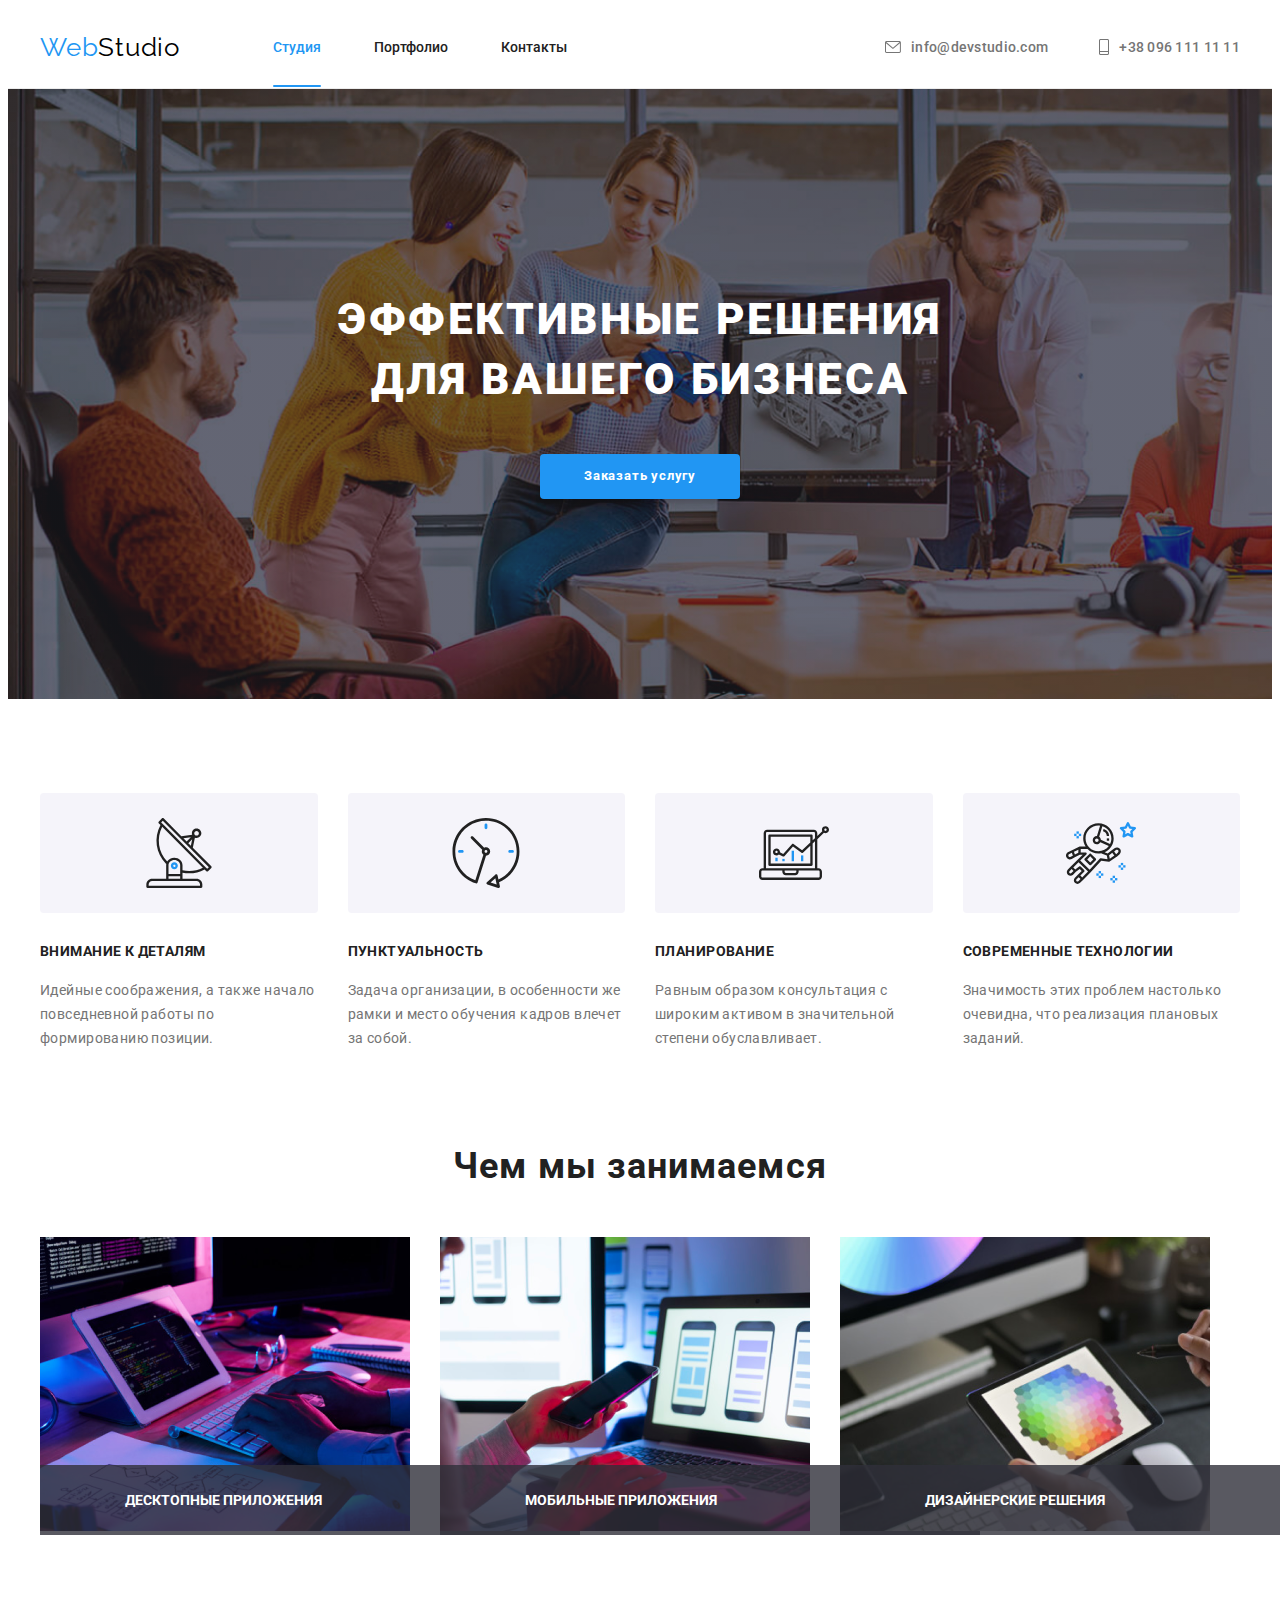
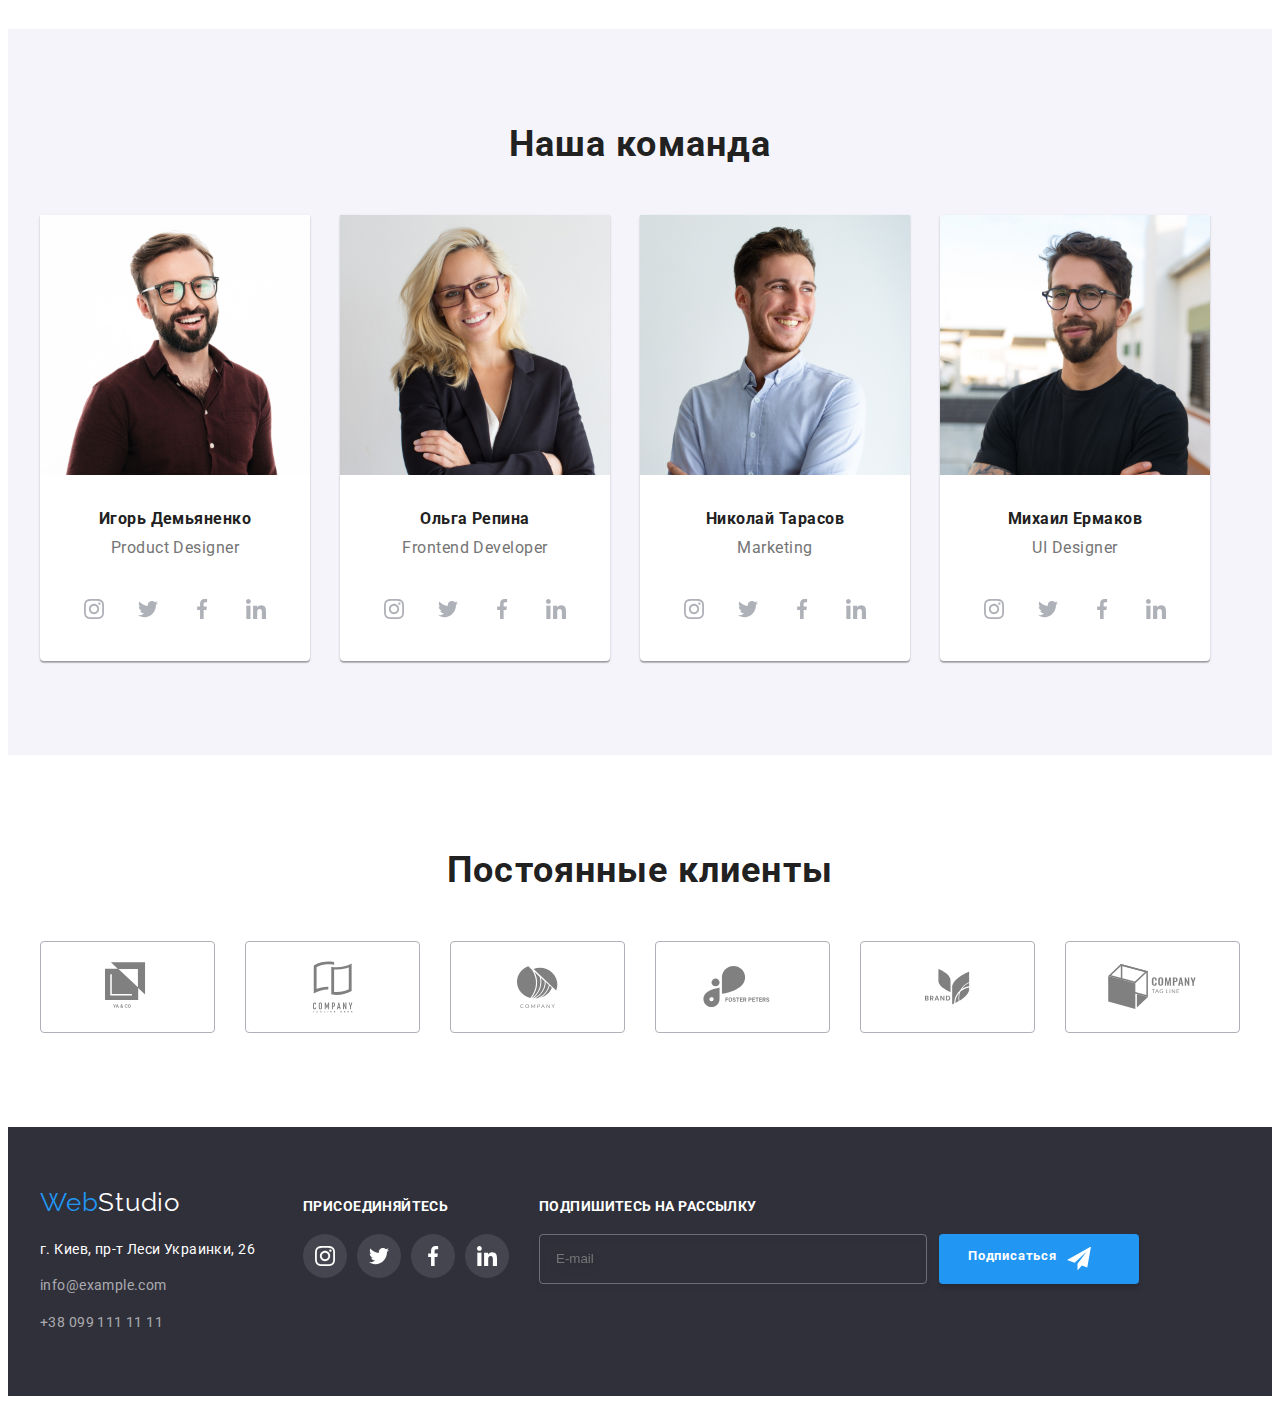
<file: index.html>
<!DOCTYPE html>
<html lang="ru">
  <head>
    <meta charset="UTF-8" />
    <meta name="viewport" content="width=device-width, initial-scale=1.0" />
    <title>Студия</title>
    <link rel="preconnect" href="https://fonts.gstatic.com" />
    <link
      href="https://fonts.googleapis.com/css2?family=Oleo+Script&family=Raleway:wght@700&family=Roboto:wght@400;500;700;900&display=swap"
      rel="stylesheet"
    />
    <link
      rel="stylesheet"
      href="https://cdnjs.cloudflare.com/ajax/libs/modern-normalize/1.0.0/modern-normalize.min.css"
      integrity="sha512-ISS7cAi1PEhQ8jnbJpJZMd29NlhNj4AWYyLOSp2CE/CsHxTCu+r+t0D2yoJudVrd0/8fTVPUVDzY5Tvli75u/g=="
      crossorigin="anonymous"
    />
    <link rel="stylesheet" href="./css/main.min.css" />
  </head>

  <body>
    <!-- Шапка сайта -->

    <header class="header">
      <div class="container">
        <nav class="navigation">
          <a class="logotype-link link" href="./index.html">Web<span class="logotype-accent">Studio</span> </a>
          <!-- <a class="logotype-link link" href="./">
            <svg class="logotype-svg" width="145" height="31">
              <use href="./images/icons/sprite.svg#icon-WebStudio"></use>
            </svg>
          </a> -->

          <ul class="navigation-list list">
            <li class="navigation-list-item">
              <a href="./index.html" class="navigation-list-link currentLink link">Студия</a>
            </li>
            <li class="navigation-list-item">
              <a href="./portfolio.html" class="navigation-list-link link">Портфолио</a>
            </li>
            <li class="navigation-list-item"><a href="#footer" class="navigation-list-link link">Контакты</a></li>
          </ul>
        </nav>

        <ul class="contacts-list list">
          <li class="contacts-list-item">
            <a class="link" href="mailto:info@devstudio.com">
              <svg class="contacts-list-icon" width="16" height="12">
                <use class="link" href="./images/icons/sprite.svg#icon-mail"></use>
              </svg>
              info@devstudio.com
            </a>
          </li>

          <li class="contacts-list-item">
            <a class="link" href="tel:+380961111111">
              <svg class="contacts-list-icon" width="10" height="16">
                <use class="link" href="./images/icons/sprite.svg#icon-tel"></use>
              </svg>
              +38 096 111 11 11</a
            >
          </li>
        </ul>
      </div>
    </header>

    <main>
      <!-- Hero -->

      <section class="hero">
        <div class="container">
          <div class="hero-main-page">
            <h1 class="hero-title">Эффективные решения для вашего бизнеса</h1>
            <button class="hero-button-background" data-modal-open type="button">Заказать услугу</button>
          </div>
        </div>
      </section>

      <!-- Advantages -->

      <section class="advantages">
        <div class="container">
          <h2 class="section-title visually-hidden">Преимущества</h2>
          <ul class="advantages-list list">
            <li class="advantages-list-item">
              <h3 class="advantages-list-name">Внимание к деталям</h3>
              <p class="advantages-item-description">
                Идейные соображения, а также начало повседневной работы по формированию позиции.
              </p>
            </li>

            <li class="advantages-list-item">
              <h3 class="advantages-list-name">Пунктуальность</h3>
              <p class="advantages-item-description">
                Задача организации, в особенности же рамки и место обучения кадров влечет за собой.
              </p>
            </li>

            <li class="advantages-list-item">
              <h3 class="advantages-list-name">Планирование</h3>
              <p class="advantages-item-description">
                Равным образом консультация с широким активом в значительной степени обуславливает.
              </p>
            </li>

            <li class="advantages-list-item">
              <h3 class="advantages-list-name">Современные технологии</h3>
              <p class="advantages-item-description">
                Значимость этих проблем настолько очевидна, что реализация плановых заданий.
              </p>
            </li>
          </ul>
        </div>
      </section>

      <!-- Чем мы занимаемся -->

      <section class="what-are-we-doing section-padding">
        <div class="container">
          <h2 class="section-title">Чем мы занимаемся</h2>
          <ul class="what-are-we-doing-list list">
            <li class="what-are-we-doing-item">
              <img src="./images/img(0).png" alt="" width="370" height="294" />
              <p class="what-we-are-doing-description">Десктопные приложения</p>
            </li>

            <li class="what-are-we-doing-item">
              <img src="./images/img(1).png" alt="" width="370" height="294" />
              <p class="what-we-are-doing-description">Мобильные приложения</p>
            </li>

            <li class="what-are-we-doing-item">
              <img src="./images/img(2).png" alt="" width="370" height="294" />
              <p class="what-we-are-doing-description">Дизайнерские решения</p>
            </li>
          </ul>
        </div>
      </section>

      <!-- Наша команда -->

      <section class="our-team section-padding">
        <div class="container">
          <h2 class="section-title">Наша команда</h2>
          <ul class="our-team-list list">
            <li class="our-team-list-item">
              <img class="our-team-list-img" src="./images/img(3).jpg" alt="" width="270" height="260" />
              <div class="our-team-content-wrapper">
                <h3 class="our-team-list-name">Игорь Демьяненко</h3>
                <p class="our-team-list-description">Product Designer</p>
                <ul class="social-list list">
                  <li class="social-list-item">
                    <a href="" class="social-list-link link">
                      <svg class="social-list-icon">
                        <use href="./images/icons/sprite.svg#icon-instagram"></use>
                      </svg>
                    </a>
                  </li>
                  <li class="social-list-item">
                    <a href="" class="social-list-link link">
                      <svg class="social-list-icon">
                        <use href="./images/icons/sprite.svg#icon-twitter"></use>
                      </svg>
                    </a>
                  </li>
                  <li class="social-list-item">
                    <a href="" class="social-list-link link">
                      <svg class="social-list-icon">
                        <use href="./images/icons/sprite.svg#icon-facebook"></use>
                      </svg>
                    </a>
                  </li>
                  <li class="social-list-item">
                    <a href="" class="social-list-link link">
                      <svg class="social-list-icon">
                        <use href="./images/icons/sprite.svg#icon-linkedin"></use>
                      </svg>
                    </a>
                  </li>
                </ul>
              </div>
            </li>

            <li class="our-team-list-item">
              <img class="our-team-list-img" src="./images/img(4).jpg" alt="" width="270" height="260" />
              <div class="our-team-content-wrapper">
                <h3 class="our-team-list-name">Ольга Репина</h3>
                <p class="our-team-list-description">Frontend Developer</p>
                <ul class="social-list list">
                  <li class="social-list-item">
                    <a href="" class="social-list-link link">
                      <svg class="social-list-icon">
                        <use href="./images/icons/sprite.svg#icon-instagram"></use>
                      </svg>
                    </a>
                  </li>
                  <li class="social-list-item">
                    <a href="" class="social-list-link link">
                      <svg class="social-list-icon">
                        <use href="./images/icons/sprite.svg#icon-twitter"></use>
                      </svg>
                    </a>
                  </li>
                  <li class="social-list-item">
                    <a href="" class="social-list-link link">
                      <svg class="social-list-icon">
                        <use href="./images/icons/sprite.svg#icon-facebook"></use>
                      </svg>
                    </a>
                  </li>
                  <li class="social-list-item">
                    <a href="" class="social-list-link link">
                      <svg class="social-list-icon">
                        <use href="./images/icons/sprite.svg#icon-linkedin"></use>
                      </svg>
                    </a>
                  </li>
                </ul>
              </div>
            </li>

            <li class="our-team-list-item">
              <img class="our-team-list-img" src="./images/img(5).jpg" alt="" width="270" height="260" />
              <div class="our-team-content-wrapper">
                <h3 class="our-team-list-name">Николай Тарасов</h3>
                <p class="our-team-list-description">Marketing</p>
                <ul class="social-list list">
                  <li class="social-list-item">
                    <a href="" class="social-list-link link">
                      <svg class="social-list-icon">
                        <use href="./images/icons/sprite.svg#icon-instagram"></use>
                      </svg>
                    </a>
                  </li>
                  <li class="social-list-item">
                    <a href="" class="social-list-link link">
                      <svg class="social-list-icon">
                        <use href="./images/icons/sprite.svg#icon-twitter"></use>
                      </svg>
                    </a>
                  </li>
                  <li class="social-list-item">
                    <a href="" class="social-list-link link">
                      <svg class="social-list-icon">
                        <use href="./images/icons/sprite.svg#icon-facebook"></use>
                      </svg>
                    </a>
                  </li>
                  <li class="social-list-item">
                    <a href="" class="social-list-link link">
                      <svg class="social-list-icon">
                        <use href="./images/icons/sprite.svg#icon-linkedin"></use>
                      </svg>
                    </a>
                  </li>
                </ul>
              </div>
            </li>

            <li class="our-team-list-item">
              <img class="our-team-list-img" src="./images/img(6).jpg" alt="" width="270" height="260" />
              <div class="our-team-content-wrapper">
                <h3 class="our-team-list-name">Михаил Ермаков</h3>
                <p class="our-team-list-description">UI Designer</p>
                <ul class="social-list list">
                  <li class="social-list-item">
                    <a href="" class="social-list-link link">
                      <svg class="social-list-icon">
                        <use href="./images/icons/sprite.svg#icon-instagram"></use>
                      </svg>
                    </a>
                  </li>
                  <li class="social-list-item">
                    <a href="" class="social-list-link link">
                      <svg class="social-list-icon">
                        <use href="./images/icons/sprite.svg#icon-twitter"></use>
                      </svg>
                    </a>
                  </li>
                  <li class="social-list-item">
                    <a href="" class="social-list-link link">
                      <svg class="social-list-icon">
                        <use href="./images/icons/sprite.svg#icon-facebook"></use>
                      </svg>
                    </a>
                  </li>
                  <li class="social-list-item">
                    <a href="" class="social-list-link link">
                      <svg class="social-list-icon">
                        <use href="./images/icons/sprite.svg#icon-linkedin"></use>
                      </svg>
                    </a>
                  </li>
                </ul>
              </div>
            </li>
          </ul>
        </div>
      </section>

      <!-- Постоянные клиенты -->

      <section class="section-padding">
        <div class="container">
          <h2 class="section-title">Постоянные клиенты</h2>
          <ul class="regular-customers-list list">
            <li class="regular-customers-item">
              <a href="" class="regular-customers-list-link link">
                <svg class="regular-customers-icon" width="44.27" height="49.23">
                  <use href="./images/icons/sprite.svg#icon-logo-1"></use>
                </svg>
              </a>
            </li>
            <li class="regular-customers-item">
              <a href="" class="regular-customers-list-link link">
                <svg class="regular-customers-icon" width="40" height="52">
                  <use href="./images/icons/sprite.svg#icon-logo-2"></use>
                </svg>
              </a>
            </li>
            <li class="regular-customers-item">
              <a href="" class="regular-customers-list-link link">
                <svg class="regular-customers-icon" width="41" height="42.6">
                  <use href="./images/icons/sprite.svg#icon-logo-3"></use>
                </svg>
              </a>
            </li>
            <li class="regular-customers-item">
              <a href="" class="regular-customers-list-link link">
                <svg class="regular-customers-icon" width="79.66" height="42.02">
                  <use href="./images/icons/sprite.svg#icon-logo-4"></use>
                </svg>
              </a>
            </li>
            <li class="regular-customers-item">
              <a href="" class="regular-customers-list-link link">
                <svg class="regular-customers-icon" width="44.27" height="49.23">
                  <use href="./images/icons/sprite.svg#icon-logo-5"></use>
                </svg>
              </a>
            </li>
            <li class="regular-customers-item">
              <a href="" class="regular-customers-list-link link">
                <svg class="regular-customers-icon" width="88.48" height="45.44">
                  <use href="./images/icons/sprite.svg#icon-logo-6"></use>
                </svg>
              </a>
            </li>
          </ul>
        </div>
      </section>
    </main>

    <!-- Футер -->

    <footer class="footer" id="footer">
      <div class="container">
        <section class="footer-address-container">
          <a class="logotype-link link" href="./index.html">Web<span class="logo-footer-accent">Studio</span> </a>
          <address class="footer-address-list">
            <ul class="footer-address-list list">
              <li class="footer-address-item">
                <a class="footer-address link" href="https://goo.gl/maps/FvVBDCfvgTaoDqRA9" target="_blank"
                  >г. Киев, пр-т Леси Украинки, 26</a
                >
              </li>
              <li class="footer-address-item">
                <a class="footer-contacts" href="mailto:info@example.com">info@example.com</a>
                <br />
              </li>
              <li class="footer-address-item">
                <a class="footer-contacts" href="tel:+380991111111">+38 099 111 11 11</a>
              </li>
            </ul>
          </address>
        </section>

        <section class="social-list-footer">
          <h2 class="social-list-footer-title">Присоединяйтесь</h2>
          <ul class="social-list list">
            <li class="social-list-item">
              <a href="" class="social-list-link link">
                <svg class="social-list-icon-footer">
                  <use href="./images/icons/sprite.svg#icon-instagram"></use>
                </svg>
              </a>
            </li>
            <li class="social-list-item">
              <a href="" class="social-list-link link">
                <svg class="social-list-icon-footer">
                  <use href="./images/icons/sprite.svg#icon-twitter"></use>
                </svg>
              </a>
            </li>
            <li class="social-list-item">
              <a href="" class="social-list-link link">
                <svg class="social-list-icon-footer">
                  <use href="./images/icons/sprite.svg#icon-facebook"></use>
                </svg>
              </a>
            </li>
            <li class="social-list-item">
              <a href="" class="social-list-link link">
                <svg class="social-list-icon-footer">
                  <use href="./images/icons/sprite.svg#icon-linkedin"></use>
                </svg>
              </a>
            </li>
          </ul>
        </section>

        <section class="subscribition-form-section">
          <h2 class="social-list-footer-title">Подпишитесь на рассылку</h2>
          <form action="#" class="subscribition-form">
            <input
              type="email"
              name="user-email"
              class="subscribition-form-input"
              autocomplete="off"
              placeholder="E-mail"
              required
            />
            <button class="subscribition-button" data-modal-open type="submit">
              Подписаться
              <svg class="subscribition-form-icon" width="24" height="24">
                <use href="./images/icons/sprite2.svg#icon-send"></use>
              </svg>
            </button>
          </form>
        </section>
      </div>
    </footer>

    <div class="backdrop is-hidden" data-modal>
      <div class="modal">
        <button type="submit" class="close-btn" data-modal-close>
          <svg class="modal-form-close-icon" width="11" height="11">
            <use class="link" href="./images/icons/sprite2.svg#icon-close"></use>
          </svg>
        </button>
        <form action="#" class="modal-form">
          <b class="modal-form-title">Оставьте свои данные, мы вам перезвоним</b>
          <label class="modal-form-field">
            Имя
            <span class="modal-form-input-wrapper">
              <input type="text" name="user-name" class="modal-form-input" required />
              <svg class="modal-form-icon" width="12" height="12">
                <use class="link" href="./images/icons/sprite2.svg#icon-name"></use>
              </svg>
            </span>
          </label>
          <label class="modal-form-field">
            Телефон
            <span class="modal-form-input-wrapper">
              <input type="tel" name="user-tel" class="modal-form-input" required />
              <svg class="modal-form-icon" width="13" height="13">
                <use class="link" href="./images/icons/sprite2.svg#icon-tel2"></use>
              </svg>
            </span>
          </label>
          <label class="modal-form-field">
            Почта
            <span class="modal-form-input-wrapper">
              <input type="email" name="user-email" class="modal-form-input" required />
              <svg class="modal-form-icon" width="15" height="12">
                <use class="link" href="./images/icons/sprite2.svg#icon-mail2"></use>
              </svg>
            </span>
          </label>
          <label class="modal-form-field">
            Комментарий
            <textarea name="user-message" class="modal-form-message" placeholder="Введите текст"></textarea>
          </label>
          <input id="policy" type="checkbox" value="policy-accept " class="modal-form-policy-check visually-hidden" />
          <label for="policy" class="modal-form-policy-label"
            >Соглашаюсь с рассылкой и принимаю <a href="#">Условия договора</a></label
          >
          <button type="submit" class="modal-form-btn">Отправить</button>
        </form>
      </div>
    </div>

    <script src="./js/modal.js"></script>
  </body>
</html>
</file>
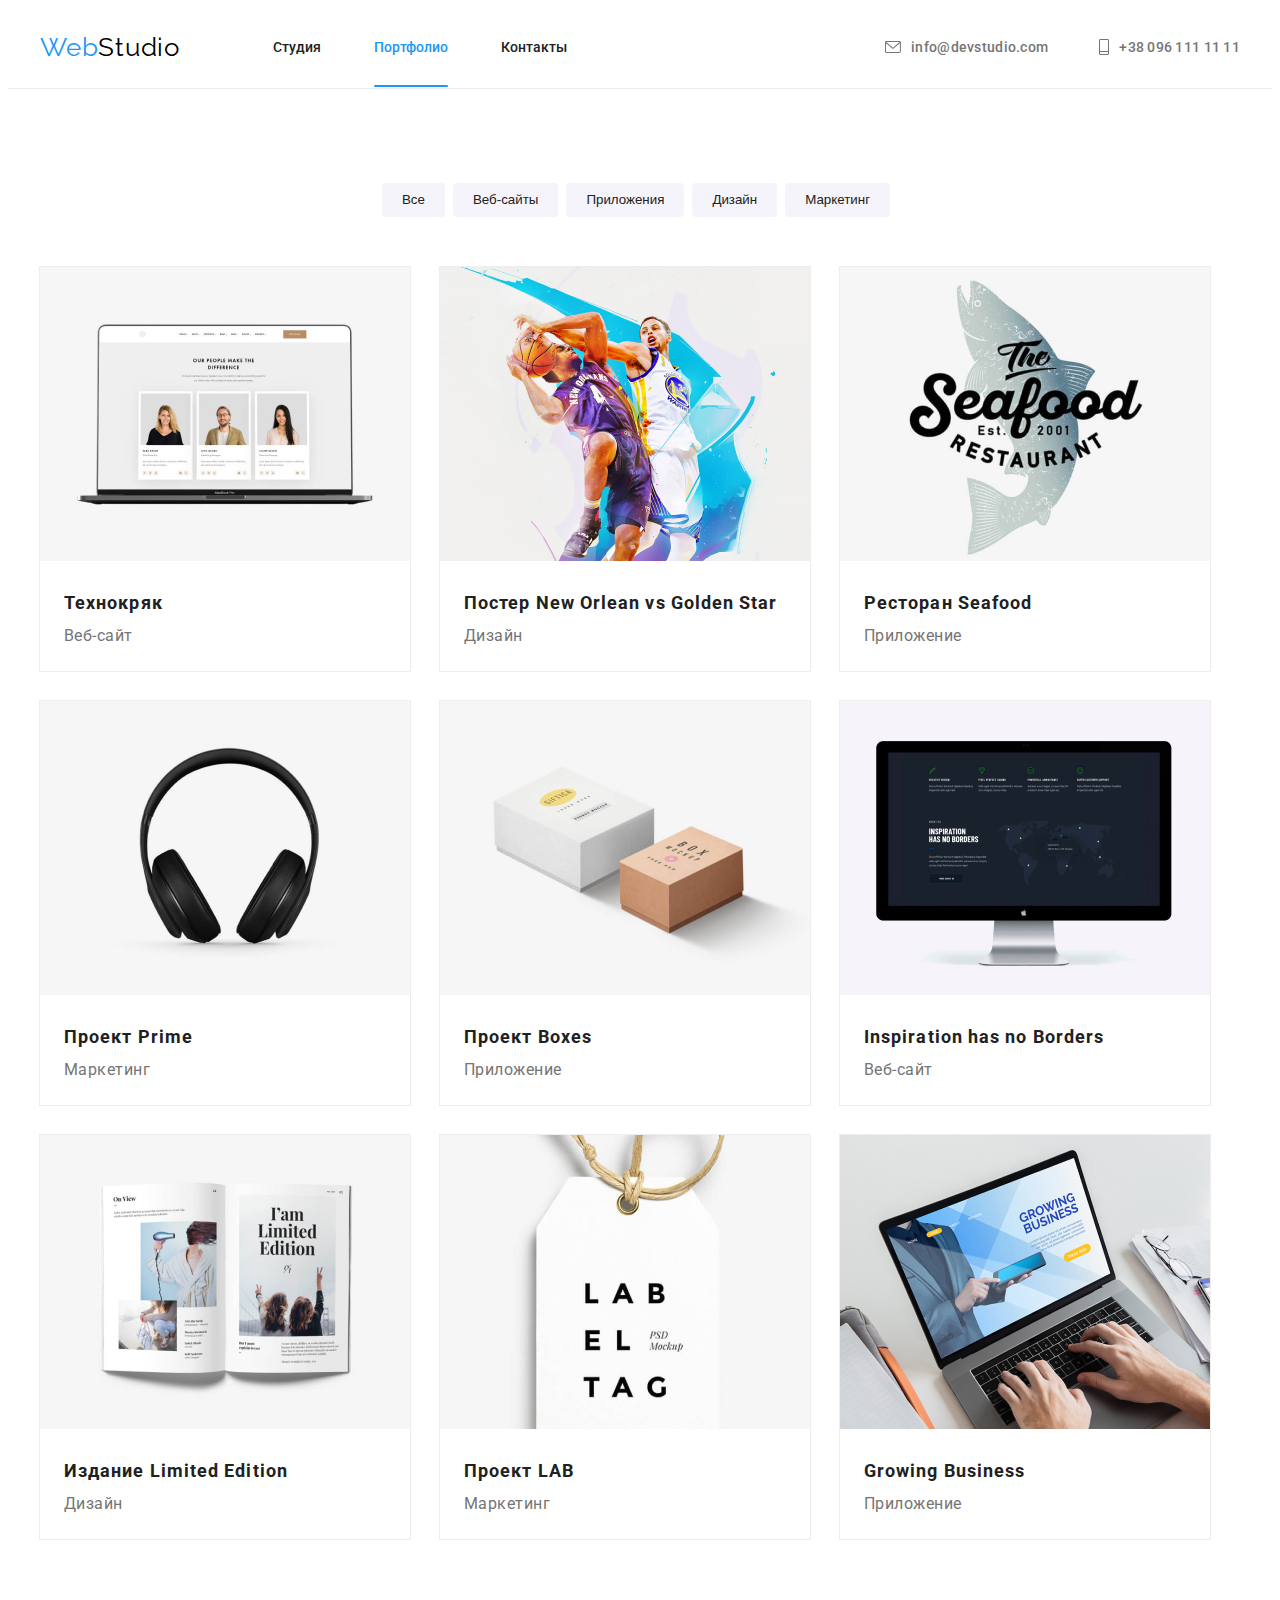
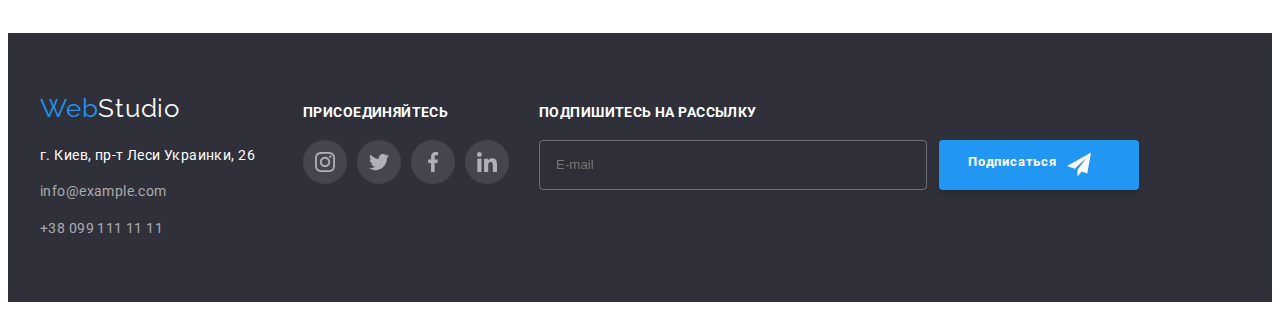
<file: portfolio.html>
<!DOCTYPE html>
<html lang="ru">
  <head>
    <meta charset="UTF-8" />
    <meta name="viewport" content="width=device-width, initial-scale=1.0" />
    <title>Document</title>
    <link rel="preconnect" href="https://fonts.gstatic.com" />
    <link rel="preconnect" href="https://fonts.gstatic.com" />
    <link
      href="https://fonts.googleapis.com/css2?family=Oleo+Script&family=Raleway:wght@700&family=Roboto:wght@400;500;700;900&display=swap"
      rel="stylesheet"
    />
    <link href="https://cdnjs.com/libraries/modern-normalize/1.0.0" />
    <link
      rel="stylesheet"
      href="https://cdnjs.cloudflare.com/ajax/libs/modern-normalize/1.0.0/modern-normalize.min.css"
      integrity="sha512-ISS7cAi1PEhQ8jnbJpJZMd29NlhNj4AWYyLOSp2CE/CsHxTCu+r+t0D2yoJudVrd0/8fTVPUVDzY5Tvli75u/g=="
      crossorigin="anonymous"
    />
    <link rel="stylesheet" href="./css/main.min.css" />
  </head>

  <body>
    <!-- Шапка сайта -->

    <header class="header">
      <div class="container">
        <nav class="navigation">
          <a class="logotype-link link" href="./index.html">Web<span class="logotype-accent">Studio</span> </a>
          <!-- <a class="logotype-link link" href="./">
            <svg class="logotype-svg" width="145" height="31">
              <use href="./images/icons/sprite.svg#icon-WebStudio"></use>
            </svg>
          </a> -->

          <ul class="navigation-list list">
            <li class="navigation-list-item"><a href="./index.html" class="navigation-list-link link">Студия</a></li>
            <li class="navigation-list-item">
              <a href="./portfolio.html" class="navigation-list-link currentLink link">Портфолио</a>
            </li>
            <li class="navigation-list-item"><a href="#footer" class="navigation-list-link link">Контакты</a></li>
          </ul>
        </nav>

        <ul class="contacts-list list">
          <li class="contacts-list-item">
            <a class="link" href="mailto:info@devstudio.com">
              <svg class="contacts-list-icon" width="16" height="12">
                <use class="link" href="./images/icons/sprite.svg#icon-mail"></use>
              </svg>
              info@devstudio.com
            </a>
          </li>

          <li class="contacts-list-item">
            <a class="link" href="tel:+380961111111">
              <svg class="contacts-list-icon" width="10" height="16">
                <use class="link" href="./images/icons/sprite.svg#icon-tel"></use>
              </svg>
              +38 096 111 11 11</a
            >
          </li>
        </ul>
      </div>
    </header>

    <main>
      <!-- Герой -->

      <section class="section-padding">
        <div class="container">
          <ul class="hero-button-portfolio list">
            <li><button class="link">Все</button></li>
            <li><button class="link">Веб-сайты</button></li>
            <li><button class="link">Приложения</button></li>
            <li><button class="link">Дизайн</button></li>
            <li><button class="link">Маркетинг</button></li>
          </ul>

          <!-- Портфолио -->

          <ul class="portfolio-list list">
            <li class="portfolio-list-item">
              <a class="portfolio-item-link link" href="">
                <div class="portfolio-item-wrap">
                  <img class="portfolio-list-img" src="./images/img(7).jpg" alt="" width="370" height="294" />
                  <div class="portfolio-list-content">
                    <p>
                      Технокряк это современная площадка распространения коронавируса. Компании используют эту платформу
                      для цифрового шпионажа и атак на защищённые сервера конкурентов.
                    </p>
                  </div>
                </div>
                <div class="portfolio-list-container">
                  <h3 class="portfolio-list-name">Технокряк</h3>
                  <p class="portfolio-item-description">Веб-сайт</p>
                </div>
              </a>
            </li>

            <li class="portfolio-list-item">
              <a class="portfolio-item-link link" href="">
                <div class="portfolio-item-wrap">
                  <img class="portfolio-list-img" src="./images/img(8).jpg" alt="" width="370" height="294" />
                  <div class="portfolio-list-content">
                    <p>
                      Технокряк это современная площадка распространения коронавируса. Компании используют эту платформу
                      для цифрового шпионажа и атак на защищённые сервера конкурентов.
                    </p>
                  </div>
                </div>
                <div class="portfolio-list-container">
                  <h3 class="portfolio-list-name">Постер New Orlean vs Golden Star</h3>
                  <p class="portfolio-item-description">Дизайн</p>
                </div>
              </a>
            </li>

            <li class="portfolio-list-item">
              <a class="portfolio-item-link link" href="">
                <div class="portfolio-item-wrap">
                  <img class="portfolio-list-img" src="./images/img(9).jpg" alt="" width="370" height="294" />
                  <div class="portfolio-list-content">
                    <p>
                      Технокряк это современная площадка распространения коронавируса. Компании используют эту платформу
                      для цифрового шпионажа и атак на защищённые сервера конкурентов.
                    </p>
                  </div>
                </div>
                <div class="portfolio-list-container">
                  <h3 class="portfolio-list-name">Ресторан Seafood</h3>
                  <p class="portfolio-item-description">Приложение</p>
                </div>
              </a>
            </li>

            <li class="portfolio-list-item">
              <a class="portfolio-item-link link" href="">
                <div class="portfolio-item-wrap">
                  <img class="portfolio-list-img" src="./images/img(10).jpg" alt="" width="370" height="294" />
                  <div class="portfolio-list-content">
                    <p>
                      Технокряк это современная площадка распространения коронавируса. Компании используют эту платформу
                      для цифрового шпионажа и атак на защищённые сервера конкурентов.
                    </p>
                  </div>
                </div>
                <div class="portfolio-list-container">
                  <h3 class="portfolio-list-name">Проект Prime</h3>
                  <p class="portfolio-item-description">Маркетинг</p>
                </div>
              </a>
            </li>

            <li class="portfolio-list-item">
              <a class="portfolio-item-link link" href="">
                <div class="portfolio-item-wrap">
                  <img class="portfolio-list-img" src="./images/img(11).jpg" alt="" width="370" height="294" />
                  <div class="portfolio-list-content">
                    <p>
                      Технокряк это современная площадка распространения коронавируса. Компании используют эту платформу
                      для цифрового шпионажа и атак на защищённые сервера конкурентов.
                    </p>
                  </div>
                </div>
                <div class="portfolio-list-container">
                  <h3 class="portfolio-list-name">Проект Boxes</h3>
                  <p class="portfolio-item-description">Приложение</p>
                </div>
              </a>
            </li>

            <li class="portfolio-list-item">
              <a class="portfolio-item-link link" href="">
                <div class="portfolio-item-wrap">
                  <img class="portfolio-list-img" src="./images/img(12).jpg" alt="" width="370" height="294" />
                  <div class="portfolio-list-content">
                    <p>
                      Технокряк это современная площадка распространения коронавируса. Компании используют эту платформу
                      для цифрового шпионажа и атак на защищённые сервера конкурентов.
                    </p>
                  </div>
                </div>
                <div class="portfolio-list-container">
                  <h3 class="portfolio-list-name">Inspiration has no Borders</h3>
                  <p class="portfolio-item-description">Веб-сайт</p>
                </div>
              </a>
            </li>

            <li class="portfolio-list-item">
              <a class="portfolio-item-link link" href="">
                <div class="portfolio-item-wrap">
                  <img class="portfolio-list-img" src="./images/img(13).jpg" alt="" width="370" height="294" />
                  <div class="portfolio-list-content">
                    <p>
                      Технокряк это современная площадка распространения коронавируса. Компании используют эту платформу
                      для цифрового шпионажа и атак на защищённые сервера конкурентов.
                    </p>
                  </div>
                </div>
                <div class="portfolio-list-container">
                  <h3 class="portfolio-list-name">Издание Limited Edition</h3>
                  <p class="portfolio-item-description">Дизайн</p>
                </div>
              </a>
            </li>

            <li class="portfolio-list-item">
              <a class="portfolio-item-link link" href="">
                <div class="portfolio-item-wrap">
                  <img class="portfolio-list-img" src="./images/img(14).jpg" alt="" width="370" height="294" />
                  <div class="portfolio-list-content">
                    <p>
                      Технокряк это современная площадка распространения коронавируса. Компании используют эту платформу
                      для цифрового шпионажа и атак на защищённые сервера конкурентов.
                    </p>
                  </div>
                </div>
                <div class="portfolio-list-container">
                  <h3 class="portfolio-list-name">Проект LAB</h3>
                  <p class="portfolio-item-description">Маркетинг</p>
                </div>
              </a>
            </li>

            <li class="portfolio-list-item">
              <a class="portfolio-item-link link" href="">
                <div class="portfolio-item-wrap">
                  <img class="portfolio-list-img" src="./images/img(15).jpg" alt="" width="370" height="294" />
                  <div class="portfolio-list-content">
                    <p>
                      Технокряк это современная площадка распространения коронавируса. Компании используют эту платформу
                      для цифрового шпионажа и атак на защищённые сервера конкурентов.
                    </p>
                  </div>
                </div>
                <div class="portfolio-list-container">
                  <h3 class="portfolio-list-name">Growing Business</h3>
                  <p class="portfolio-item-description">Приложение</p>
                </div>
              </a>
            </li>
          </ul>
        </div>
      </section>
    </main>

    <!-- Футер -->

    <footer class="footer" id="footer">
      <div class="container">
        <section class="footer-address-container">
          <a class="logotype-link link" href="./index.html">Web<span class="logo-footer-accent">Studio</span> </a>
          <address class="footer-address-list">
            <ul class="footer-address-list list">
              <li class="footer-address-item">
                <a class="footer-address link" href="https://goo.gl/maps/FvVBDCfvgTaoDqRA9" target="_blank"
                  >г. Киев, пр-т Леси Украинки, 26</a
                >
              </li>
              <li class="footer-address-item">
                <a class="footer-contacts" href="mailto:info@example.com">info@example.com</a>
                <br />
              </li>
              <li class="footer-address-item">
                <a class="footer-contacts" href="tel:+380991111111">+38 099 111 11 11</a>
              </li>
            </ul>
          </address>
        </section>

        <section class="social-list-footer">
          <h2 class="social-list-footer-title">Присоединяйтесь</h2>
          <ul class="social-list list">
            <li class="social-list-item">
              <a href="" class="social-list-link link">
                <svg class="social-list-icon">
                  <use href="./images/icons/sprite.svg#icon-instagram"></use>
                </svg>
              </a>
            </li>
            <li class="social-list-item">
              <a href="" class="social-list-link link">
                <svg class="social-list-icon">
                  <use href="./images/icons/sprite.svg#icon-twitter"></use>
                </svg>
              </a>
            </li>
            <li class="social-list-item">
              <a href="" class="social-list-link link">
                <svg class="social-list-icon">
                  <use href="./images/icons/sprite.svg#icon-facebook"></use>
                </svg>
              </a>
            </li>
            <li class="social-list-item">
              <a href="" class="social-list-link link">
                <svg class="social-list-icon">
                  <use href="./images/icons/sprite.svg#icon-linkedin"></use>
                </svg>
              </a>
            </li>
          </ul>
        </section>

        <section class="subscribition-form-section">
          <h2 class="social-list-footer-title">Подпишитесь на рассылку</h2>
          <form action="#" class="subscribition-form">
            <input
              type="email"
              name="user-email"
              class="subscribition-form-input"
              autocomplete="off"
              placeholder="E-mail"
              required
            />
            <button class="subscribition-button" data-modal-open type="submit">
              Подписаться
              <svg class="subscribition-form-icon" width="24" height="24">
                <use href="./images/icons/sprite2.svg#icon-send"></use>
              </svg>
            </button>
          </form>
        </section>
      </div>
    </footer>
  </body>
</html>
</file>
<file: css/main.min.css>
:root{--title-font: 'Roboto', sans-serif;--text-font: 'Roboto', sans-serif;--accent-color: rgb(33, 150, 243);--timing-function: cubic-bezier(0.4, 0, 0.2, 1)}.visually-hidden{position:absolute !important;clip:rect(1px 1px 1px 1px);clip:rect(1px, 1px, 1px, 1px);padding:0 !important;border:0 !important;height:1px !important;width:1px !important;overflow:hidden}html{-webkit-box-sizing:border-box;box-sizing:border-box}body{font-family:var(--text-font);color:#212121}h1,h2,h3,h4,h5,h6,p{margin:0}ul,ol{padding:0;margin:0}.link{text-decoration:none;color:inherit}.list{list-style:none}.section-padding{padding-top:94px;padding-bottom:94px}.logotype-svg{width:145px;height:31px;margin-right:93px}.address{font-style:normal}.img{display:block;max-width:100%;height:auto}.container{width:1200px;padding:0 15px;margin:0 auto}.header .container{display:-webkit-box;display:-ms-flexbox;display:flex;-webkit-box-align:center;-ms-flex-align:center;align-items:center;-webkit-box-pack:justify;-ms-flex-pack:justify;justify-content:space-between}.footer .container{display:-webkit-box;display:-ms-flexbox;display:flex;-webkit-box-align:baseline;-ms-flex-align:baseline;align-items:baseline}.section-title{font-size:36px;line-height:1.167;text-align:center;letter-spacing:0.03em;padding-bottom:50px}.backdrop{position:fixed;top:0;left:0;width:100%;height:100%;background-color:rgba(0,0,0,0.2);opacity:1;visibility:visible;pointer-events:auto;-webkit-transition:all 500ms linear;transition:all 500ms linear}.is-hidden{opacity:0;visibility:hidden;pointer-events:none}.modal{position:absolute;top:50%;left:50%;-webkit-transform:translate(-50%, -50%) scale(1);transform:translate(-50%, -50%) scale(1);width:528px;height:581px;background-color:#fff;-webkit-transition:all 500ms linear 500ms;transition:all 500ms linear 500ms}.modal-form{padding:40px}.modal-form-field{font-size:12px;line-height:1.167;letter-spacing:0.01em;color:#757575;cursor:pointer}.modal-form-field:not(:last-child){margin-bottom:10px}.modal-form-close-icon{fill:black}.modal-form-close-icon:hover,.modal-form-close-icon:focus{outline:none;border-color:var(--accent-color);-webkit-transition:all 250ms;transition:all 250ms;--timing-function: cubic-bezier(0.4, 0, 0.2, 1)}.close-btn{position:absolute;top:8px;right:8px;width:30px;height:30px;background-color:#fff;border:1px solid rgba(0,0,0,0.1);border-radius:50%;cursor:pointer}.close-btn:hover .modal-form-close-icon,.close-btn:focus .modal-form-close-icon{fill:var(--accent-color);outline:none;-webkit-transition:all 250ms;transition:all 250ms;--timing-function: cubic-bezier(0.4, 0, 0.2, 1)}.modal-form-title{font-weight:bold;font-size:20px;text-align:center;letter-spacing:0.03em;padding-bottom:12px;display:inline-block}.modal-form-input-wrapper{position:relative;display:block;margin-top:4px;margin-bottom:8px}.modal-form-input{display:block;width:100%;height:40px;font-size:14px;line-height:1.143;letter-spacing:0.01em;border:1px solid rgba(33,33,33,0.2);border-radius:4px;padding-left:42px;-webkit-transition:border-color 250ms linear;transition:border-color 250ms linear;cursor:pointer}.modal-form-input:focus{outline:none;border-color:var(--accent-color);-webkit-transition:all 250ms;transition:all 250ms;--timing-function: cubic-bezier(0.4, 0, 0.2, 1)}.modal-form-icon{position:absolute;left:12px;top:50%;-webkit-transform:translateY(-50%);transform:translateY(-50%);display:block;-webkit-transition:background-color 250ms linear;transition:background-color 250ms linear}.modal-form-input:focus+.modal-form-icon{fill:var(--accent-color)}.modal-form-message{display:block;width:100%;height:120px;font-size:12px;line-height:1.167;letter-spacing:0.01em;border:1px solid rgba(33,33,33,0.2);border-radius:4px;margin-top:4px;resize:none;padding:12px 16px;-webkit-transition:border-color 250ms linear;transition:border-color 250ms linear}.modal-form-message:focus{outline:none;border-color:var(--accent-color);-webkit-transition:all 250ms;transition:all 250ms;--timing-function: cubic-bezier(0.4, 0, 0.2, 1)}.modal-form-message::-webkit-input-placeholder{color:rgba(117,117,117,0.5)}.modal-form-message:-ms-input-placeholder{color:rgba(117,117,117,0.5)}.modal-form-message::-ms-input-placeholder{color:rgba(117,117,117,0.5)}.modal-form-message::placeholder{color:rgba(117,117,117,0.5)}.modal-form-policy-label{font-size:14px;line-height:1.714;letter-spacing:0.03em;color:#757575;margin-top:30px;display:inline-block}.modal-form-policy-label::before{display:inline-block;content:'';width:16px;height:15px;outline:1px solid #212121;margin-right:8px;vertical-align:middle;border-radius:2px}.modal-form-policy-check:checked+.modal-form-policy-label::before{outline:0px solid var(--accent-color);background-color:var(--accent-color);background-image:url(../images/checked.svg);background-repeat:no-repeat;background-position:center;border-radius:2px}.modal-form-btn{min-width:200px;margin:30px auto 0;display:block;border:none;color:#ffffff;background:#2196f3;-webkit-box-shadow:0px 4px 4px rgba(0,0,0,0.15);box-shadow:0px 4px 4px rgba(0,0,0,0.15);border-radius:4px;cursor:pointer;padding:10px 32px;font-weight:bold;line-height:1.875;letter-spacing:0.06em;font-family:inherit;-webkit-transition:all 250ms linear;transition:all 250ms linear}.modal-form-btn:hover,.modal-form-btn:focus{color:#ffffff;background-color:var(--accent-color);-webkit-transition:all 250ms;transition:all 250ms;--timing-function: cubic-bezier(0.4, 0, 0.2, 1)}.header{background:#ffffff;margin-left:auto;margin-right:auto;-webkit-box-pack:justify;-ms-flex-pack:justify;justify-content:space-between;padding-top:24px;padding-bottom:25px;border-bottom:1px solid #ececec}.logotype-link{font-family:Raleway;font-size:26px;line-height:1.192;letter-spacing:0.03em;color:#2196f3;margin-right:93px}.logotype-accent{color:black}.navigation{display:-webkit-box;display:-ms-flexbox;display:flex;-webkit-box-align:center;-ms-flex-align:center;align-items:center}.navigation-list{font-size:14px;font-weight:500;line-height:1.143;display:-webkit-box;display:-ms-flexbox;display:flex;position:relative}.navigation-list-item{position:relative}.navigation-list-item:not(:last-child){margin-right:53px}.navigation-list-item:hover::after,.navigation-list-item:focus::after{display:block;-webkit-transition:all 250ms;transition:all 250ms;--timing-function: cubic-bezier(0.4, 0, 0.2, 1)}.navigation-list-link{position:relative}.navigation .link:hover,.navigation .link:focus{color:#2196f3;-webkit-transition:all 250ms;transition:all 250ms;--timing-function: cubic-bezier(0.4, 0, 0.2, 1)}.currentLink{color:#2196f3}.currentLink::after{content:'';display:block;width:100%;background-color:#2196f3;position:absolute;left:0px;bottom:-32px;height:2.75px;background:#2196f3;border-radius:2px}.contacts-list{font-weight:500;font-size:14px;line-height:1.143;letter-spacing:0.02em;display:-webkit-box;display:-ms-flexbox;display:flex;color:#757575}.contacts-list .link:hover,.contacts-list .link:focus{color:#2196f3;-webkit-transition:all 250ms;transition:all 250ms;--timing-function: cubic-bezier(0.4, 0, 0.2, 1)}.contacts-list-item .link{display:-webkit-box;display:-ms-flexbox;display:flex;-webkit-box-align:center;-ms-flex-align:center;align-items:center}.contacts-list-item:not(:last-child){margin-right:51px;margin-left:auto}.contacts-list-icon{fill:currentColor;margin-right:10px}.hero{background:#2f303a;padding-top:200px;padding-bottom:200px;background-image:-webkit-gradient(linear, left top, left bottom, from(rgba(47,48,58,0.4)), to(rgba(47,48,58,0.4))),url(../images/hero/Img.jpg);background-image:linear-gradient(rgba(47,48,58,0.4), rgba(47,48,58,0.4)),url(../images/hero/Img.jpg);background-repeat:no-repeat;background-size:cover}.hero-main-page{max-width:696px;margin:0 auto;text-align:center}.hero-title{font-family:Roboto;font-style:normal;font-weight:900;font-size:44px;line-height:1.364;text-align:center;letter-spacing:0.06em;text-transform:uppercase;color:#ffffff;margin-bottom:45px}.hero-button-background{min-width:200px;border:none;color:#ffffff;background:#2196f3;-webkit-box-shadow:0px 4px 4px rgba(0,0,0,0.15);box-shadow:0px 4px 4px rgba(0,0,0,0.15);border-radius:4px;cursor:pointer;padding:10px 32px;font-weight:bold;line-height:1.875;letter-spacing:0.06em;font-family:inherit;-webkit-transition:all 250ms linear;transition:all 250ms linear}.advantages{padding-top:94px}.advantages-list{display:-webkit-box;display:-ms-flexbox;display:flex;-ms-flex-wrap:wrap;flex-wrap:wrap;margin-left:-30px;margin-top:-30px}.advantages-list:not(:last-child){padding-right:30px}.advantages-list-item{margin-left:30px;margin-top:30px;-ms-flex-preferred-size:calc(100% / 4 - 30px);flex-basis:calc(100% / 4 - 30px)}.advantages-list-item::before{content:'';display:block;width:100%;height:120px;background-image:url(../images/icons/for-sprite/Group.svg);background-repeat:no-repeat;background-position:center;background-color:#f5f4fa;margin-bottom:30px;border-radius:4px}.advantages-list-item:nth-child(2):before{background-image:url(../images/icons/for-sprite/clock.svg)}.advantages-list-item:nth-child(3):before{background-image:url(../images/icons/for-sprite/diagram.svg)}.advantages-list-item:nth-child(4):before{background-image:url(../images/icons/for-sprite/astronaut.svg)}.advantages-list-name{font-size:14px;letter-spacing:0.03em;text-transform:uppercase;display:-webkit-box;display:-ms-flexbox;display:flex}.advantages-list-name:not(:last-child){margin-bottom:20px}.advantages-item-description{font-size:14px;line-height:1.714;letter-spacing:0.03em;color:#757575}.what-are-we-doing-list{display:-webkit-box;display:-ms-flexbox;display:flex}.what-are-we-doing-item{position:relative}.what-are-we-doing-item:not(:last-child){margin-right:30px}.what-we-are-doing-description{font-size:14px;font-weight:bold;line-height:16px;text-transform:uppercase;display:-webkit-box;display:-ms-flexbox;display:flex;text-align:center;padding:27px 85px;width:100%;background:rgba(47,48,58,0.8);color:#ffffff;position:absolute;bottom:0%;left:0}.our-team{background-color:#f5f4fa}.our-team-list{display:-webkit-box;display:-ms-flexbox;display:flex;margin:-15px}.our-team-list-item{margin:15px;background-color:white;-webkit-box-shadow:0px 1px 3px rgba(0,0,0,0.12),0px 1px 1px rgba(0,0,0,0.14),0px 2px 1px rgba(0,0,0,0.2);box-shadow:0px 1px 3px rgba(0,0,0,0.12),0px 1px 1px rgba(0,0,0,0.14),0px 2px 1px rgba(0,0,0,0.2);border-radius:0px 0px 4px 4px}.our-team-list-name{font-size:16px;line-height:1.188;letter-spacing:0.03em;margin-bottom:10px}.our-team-list-description{font-size:16px;line-height:1.188;text-align:center;letter-spacing:0.03em;color:#757575;margin-bottom:30px}.social-list{display:-webkit-box;display:-ms-flexbox;display:flex}.social-list-link{display:-webkit-box;display:-ms-flexbox;display:flex;-webkit-box-pack:center;-ms-flex-pack:center;justify-content:center;-webkit-box-align:center;-ms-flex-align:center;align-items:center;width:44px;height:44px;background-color:rgba(255,255,255,0.1);border-radius:50%}.social-list-link:hover,.social-list-link:focus{background-color:#2196f3;-webkit-transition:all 250ms;transition:all 250ms;--timing-function: cubic-bezier(0.4, 0, 0.2, 1)}.social-list-link:hover .social-list-icon,.social-list-link:focus .social-list-icon{fill:white;-webkit-transition:all 250ms;transition:all 250ms;--timing-function: cubic-bezier(0.4, 0, 0.2, 1)}.social-list-item:not(:last-child){margin-right:10px}.social-list-icon{width:20px;height:20px;fill:#afb1b8}.our-team-content-wrapper{padding-top:30px;padding-left:32px;padding-right:32px;padding-bottom:30px;text-align:center}.regular-customers-list{display:-webkit-box;display:-ms-flexbox;display:flex}.regular-customers-link{display:-webkit-box;display:-ms-flexbox;display:flex;-webkit-box-pack:center;-ms-flex-pack:center;justify-content:center;-webkit-box-align:center;-ms-flex-align:center;align-items:center;width:44px;height:44px;border-radius:50%;border:1px solid #afb1b8}.regular-customers-item{-ms-flex-preferred-size:calc(100% / 6);flex-basis:calc(100% / 6)}.regular-customers-item:not(:first-child){margin-left:30px}.regular-customers-list-link.link{border:1px solid #afb1b8;border-radius:4px;cursor:pointer;height:90px;display:-webkit-box;display:-ms-flexbox;display:flex;-webkit-box-pack:center;-ms-flex-pack:center;justify-content:center;-webkit-box-align:center;-ms-flex-align:center;align-items:center;color:#afb1b8}.regular-customers-list-link.link:hover,.regular-customers-list-link.link:focus{border-color:#2196f3;-webkit-transition:all 250ms;transition:all 250ms;--timing-function: cubic-bezier(0.4, 0, 0.2, 1)}.regular-customers-list-link:hover .regular-customers-icon,.regular-customers-list-link:focus .regular-customers-icon{fill:#2196f3;-webkit-transition:all 250ms;transition:all 250ms;--timing-function: cubic-bezier(0.4, 0, 0.2, 1)}.regular-customers-icon{fill:grey}.regular-customers-list-item{padding-right:30px}.regular-customers-list-item::before{content:'';display:block;width:100%;height:120px;background-repeat:no-repeat;background-position:center;background-color:#f5f4fa;margin-bottom:30px}.regular-customers-list-name{font-size:14px;letter-spacing:0.03em;text-transform:uppercase;display:-webkit-box;display:-ms-flexbox;display:flex}.regular-customers-list-name:not(:last-child){margin-bottom:20px}.regular-customers-item-description{font-size:14px;line-height:1.714;letter-spacing:0.03em;color:#757575}.footer{background:#2f303a;padding-top:60px;padding-bottom:60px;display:-webkit-box;display:-ms-flexbox;display:flex;-webkit-box-align:center;-ms-flex-align:center;align-items:center}.footer-address-container{width:calc((50%-45px) / 2);margin-right:30px}.logo-footer-accent{color:#ffffff}.footer-address-item{font-family:Roboto;font-style:normal;font-weight:normal;font-size:14px;line-height:1.714;letter-spacing:0.03em;color:#ffffff;text-decoration:none}.footer-address-item:not(:last-child){margin-bottom:9px}.footer-address-list{margin-top:20px}.footer-address{text-decoration:none}.footer-contacts{font-style:normal;font-size:14px;line-height:2;letter-spacing:0.03em;color:rgba(255,255,255,0.6);text-decoration:none}.social-list-footer{width:calc((50%-45px) / 2);margin-right:30px}.social-list-icon-footer{width:20px;height:20px;fill:white}.social-list-footer-title{font-size:14px;line-height:1.143;letter-spacing:0.03em;text-transform:uppercase;color:#ffffff;padding-bottom:20px}.footer-contact-form-message{display:block;width:100%;height:50px;font-size:16px;line-height:1.25;letter-spacing:0.03em;color:rgba(255,255,255,0.6);border:1px solid rgba(33,33,33,0.2);border-radius:4px;margin-top:4px;resize:none;padding:12px 16px;background-color:none;-webkit-transition:border-color 250ms linear;transition:border-color 250ms linear;border:1px solid rgba(255,255,255,0.3);-webkit-box-sizing:border-box;box-sizing:border-box;-webkit-filter:drop-shadow(0px 4px 4px rgba(0,0,0,0.15));filter:drop-shadow(0px 4px 4px rgba(0,0,0,0.15));border-radius:4px}.subscribition-form{display:-webkit-box;display:-ms-flexbox;display:flex}.subscribition-form-section{width:270px;width:50%}.subscribition-form-input{width:100%;height:50px;border:1px solid rgba(255,255,255,0.3);-webkit-box-sizing:border-box;box-sizing:border-box;-webkit-filter:drop-shadow(0px 4px 4px rgba(0,0,0,0.15));filter:drop-shadow(0px 4px 4px rgba(0,0,0,0.15));border-radius:4px;background:transparent;padding-left:16px;color:#ffffff}.subscribition-form-message::-webkit-input-placeholder{font-weight:normal;font-size:16px;line-height:1.25;display:-webkit-box;display:flex;-webkit-box-align:center;align-items:center;letter-spacing:0.03em;color:rgba(255,255,255,0.6)}.subscribition-form-message:-ms-input-placeholder{font-weight:normal;font-size:16px;line-height:1.25;display:-ms-flexbox;display:flex;-ms-flex-align:center;align-items:center;letter-spacing:0.03em;color:rgba(255,255,255,0.6)}.subscribition-form-message::-ms-input-placeholder{font-weight:normal;font-size:16px;line-height:1.25;display:-ms-flexbox;display:flex;-ms-flex-align:center;align-items:center;letter-spacing:0.03em;color:rgba(255,255,255,0.6)}.subscribition-form-message::placeholder{font-weight:normal;font-size:16px;line-height:1.25;display:-webkit-box;display:-ms-flexbox;display:flex;-webkit-box-align:center;-ms-flex-align:center;align-items:center;letter-spacing:0.03em;color:rgba(255,255,255,0.6)}.subscribition-button{display:-webkit-inline-box;display:-ms-inline-flexbox;display:inline-flex;min-width:200px;border:none;color:#ffffff;background:#2196f3;-webkit-box-shadow:0px 4px 4px rgba(0,0,0,0.15);box-shadow:0px 4px 4px rgba(0,0,0,0.15);border-radius:4px;cursor:pointer;padding-left:29px;padding-top:10px;padding-bottom:10px;font-weight:bold;line-height:1.875;letter-spacing:0.06em;font-family:inherit;-webkit-transition:all 250ms linear;transition:all 250ms linear;margin-left:12px;fill:white}.subscribition-form-icon{margin-left:10px;-webkit-transform:translateY(10%);transform:translateY(10%)}.hero-button-portfolio{display:-webkit-box;display:-ms-flexbox;display:flex;-webkit-box-pack:center;-ms-flex-pack:center;justify-content:center;margin-bottom:50px}.portfolio-list{display:-webkit-box;display:-ms-flexbox;display:flex;margin:-15px;-ms-flex-wrap:wrap;flex-wrap:wrap}.portfolio-list-item{margin:14px;background:#ffffff;border:1px solid #eeeeee;-webkit-box-sizing:border-box;box-sizing:border-box}.portfolio-list-item:hover,.portfolio-list-item:focus{-webkit-box-shadow:0px 1px 1px rgba(0,0,0,0.12),0px 4px 4px rgba(0,0,0,0.06),1px 4px 6px rgba(0,0,0,0.16);box-shadow:0px 1px 1px rgba(0,0,0,0.12),0px 4px 4px rgba(0,0,0,0.06),1px 4px 6px rgba(0,0,0,0.16);-webkit-transition:all 250ms;transition:all 250ms;--timing-function: cubic-bezier(0.4, 0, 0.2, 1)}.portfolio-item-wrap{position:relative;overflow:hidden}.portfolio-list-content{position:absolute;top:0px;left:0px;right:0px;bottom:0px;background-color:rgba(33,150,243,0.9);padding:63px 24px;font-weight:400;font-size:18px;line-height:1.556;letter-spacing:0.03em;color:#fff;opacity:0;-webkit-transform:translateY(100%);transform:translateY(100%)}.portfolio-item-link:hover .portfolio-list-content,.portfolio-item-link:focus .portfolio-list-content{opacity:1;-webkit-transform:translateY(0%);transform:translateY(0%);-webkit-transition:all 250ms;transition:all 250ms;--timing-function: cubic-bezier(0.4, 0, 0.2, 1)}.portfolio-list-container{padding:20px 24px 20px 24px}.portfolio-list-name{font-size:18px;line-height:2;letter-spacing:0.06em;color:#212121}.portfolio-item-description{font-size:16px;line-height:1.875;letter-spacing:0.03em;color:#757575}.hero-button-portfolio .link{background:#f5f4fa;border-radius:4px;cursor:pointer;margin-right:8px;border:none;padding:6px 20px;line-height:1.62;font-weight:500}.hero-button-portfolio .link:hover,.hero-button-portfolio .link:focus{background-color:var(--accent-color);-webkit-box-shadow:0px 4px 4px rgba(0,0,0,0.15);box-shadow:0px 4px 4px rgba(0,0,0,0.15);color:#ffffff;-webkit-transition:all 250ms;transition:all 250ms;--timing-function: cubic-bezier(0.4, 0, 0.2, 1)}
/*# sourceMappingURL=main.min.css.map */
</file>
